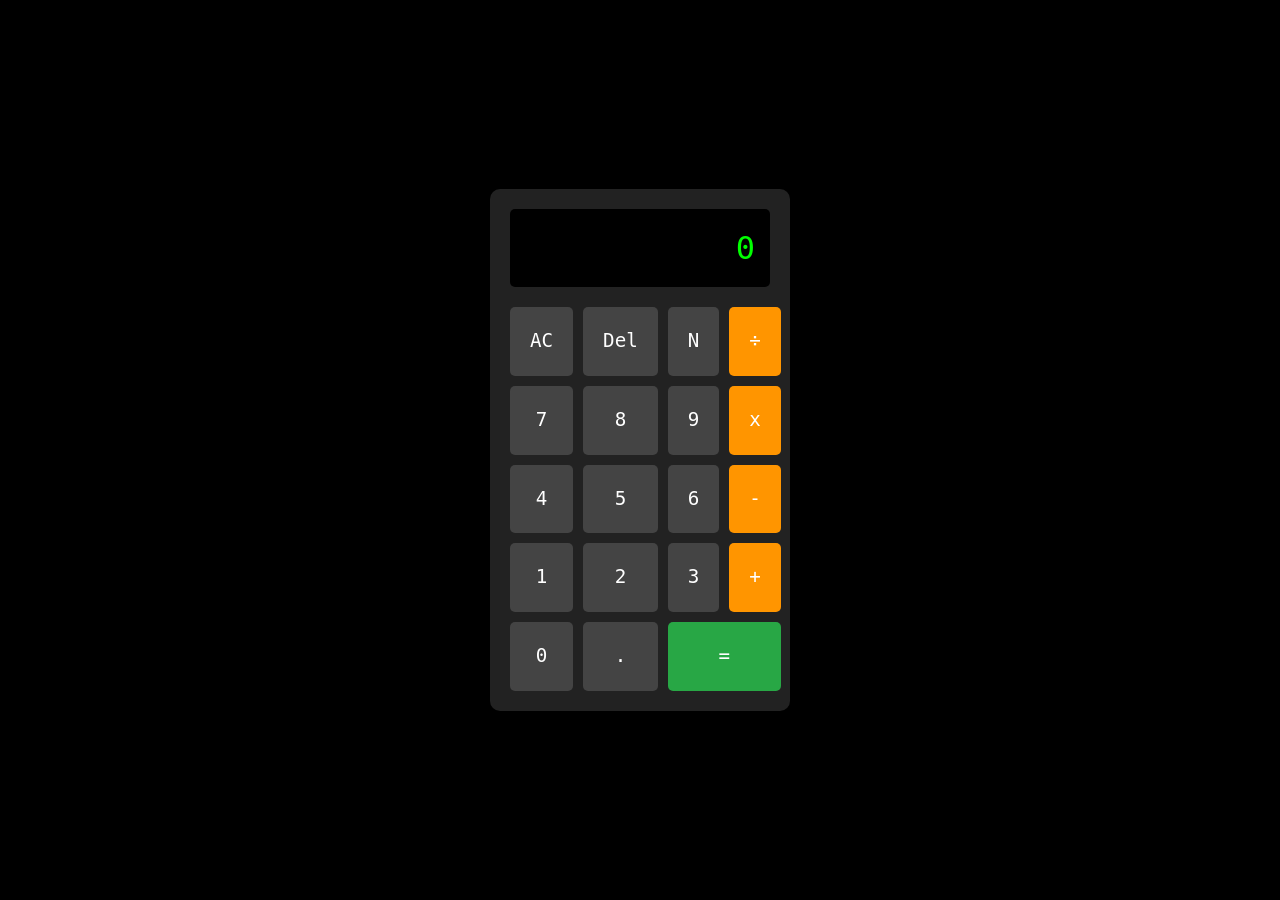
<file: Basic_Calculator_P3/index3.html>
<!DOCTYPE html>
<html>
    <head>
        <meta charset="UTF-8">
        <meta name="viewport" content="width=device-width, initial-scale=1.0">
        <title>Basic Calculator</title>
        <link href="https://cdn.jsdelivr.net/npm/bootstrap@5.3.8/dist/css/bootstrap.min.css" rel="stylesheet">
        <link rel="stylesheet" href="styles3.css">
        <link rel="icon" type="image/png" href="resources/clipboard.png">
    </head>
    <body>
        <div class="container-fluid d-flex justify-content-center min-vh-100 align-items-center">
            <div class="calculator">
                <div id="displayer" class="display">0</div>
                <div class="buttons">
                    <button type="button" id="btn-clear">AC</button>
                    <button type="button" id="btn-del">Del</button>
                    <button>N</button>
                    <button type="button" id="btn-div" class="operator">÷</button>
                    <button type="button" id="btn-7">7</button>
                    <button type="button" id="btn-8">8</button>
                    <button type="button" id="btn-9">9</button>
                    <button type="button" id="btn-mult" class="operator">x</button>
                    <button type="button" id="btn-4">4</button>
                    <button type="button" id="btn-5">5</button>
                    <button type="button" id="btn-6">6</button>
                    <button type="button" id="btn-min" class="operator">-</button>
                    <button type="button" id="btn-1">1</button>
                    <button type="button" id="btn-2">2</button>
                    <button type="button" id="btn-3">3</button>
                    <button type="button" id="btn-sum" class="operator">+</button>
                    <button type="button" id="btn-0">0</button>
                    <button type="button" id="btn-dec">.</button>
                    <button type="button" id="btn-equal" class="equal">=</button>
                </div>
            </div>
        </div>
        <script src="script3.js"></script>
    </body>
</html>
</file>
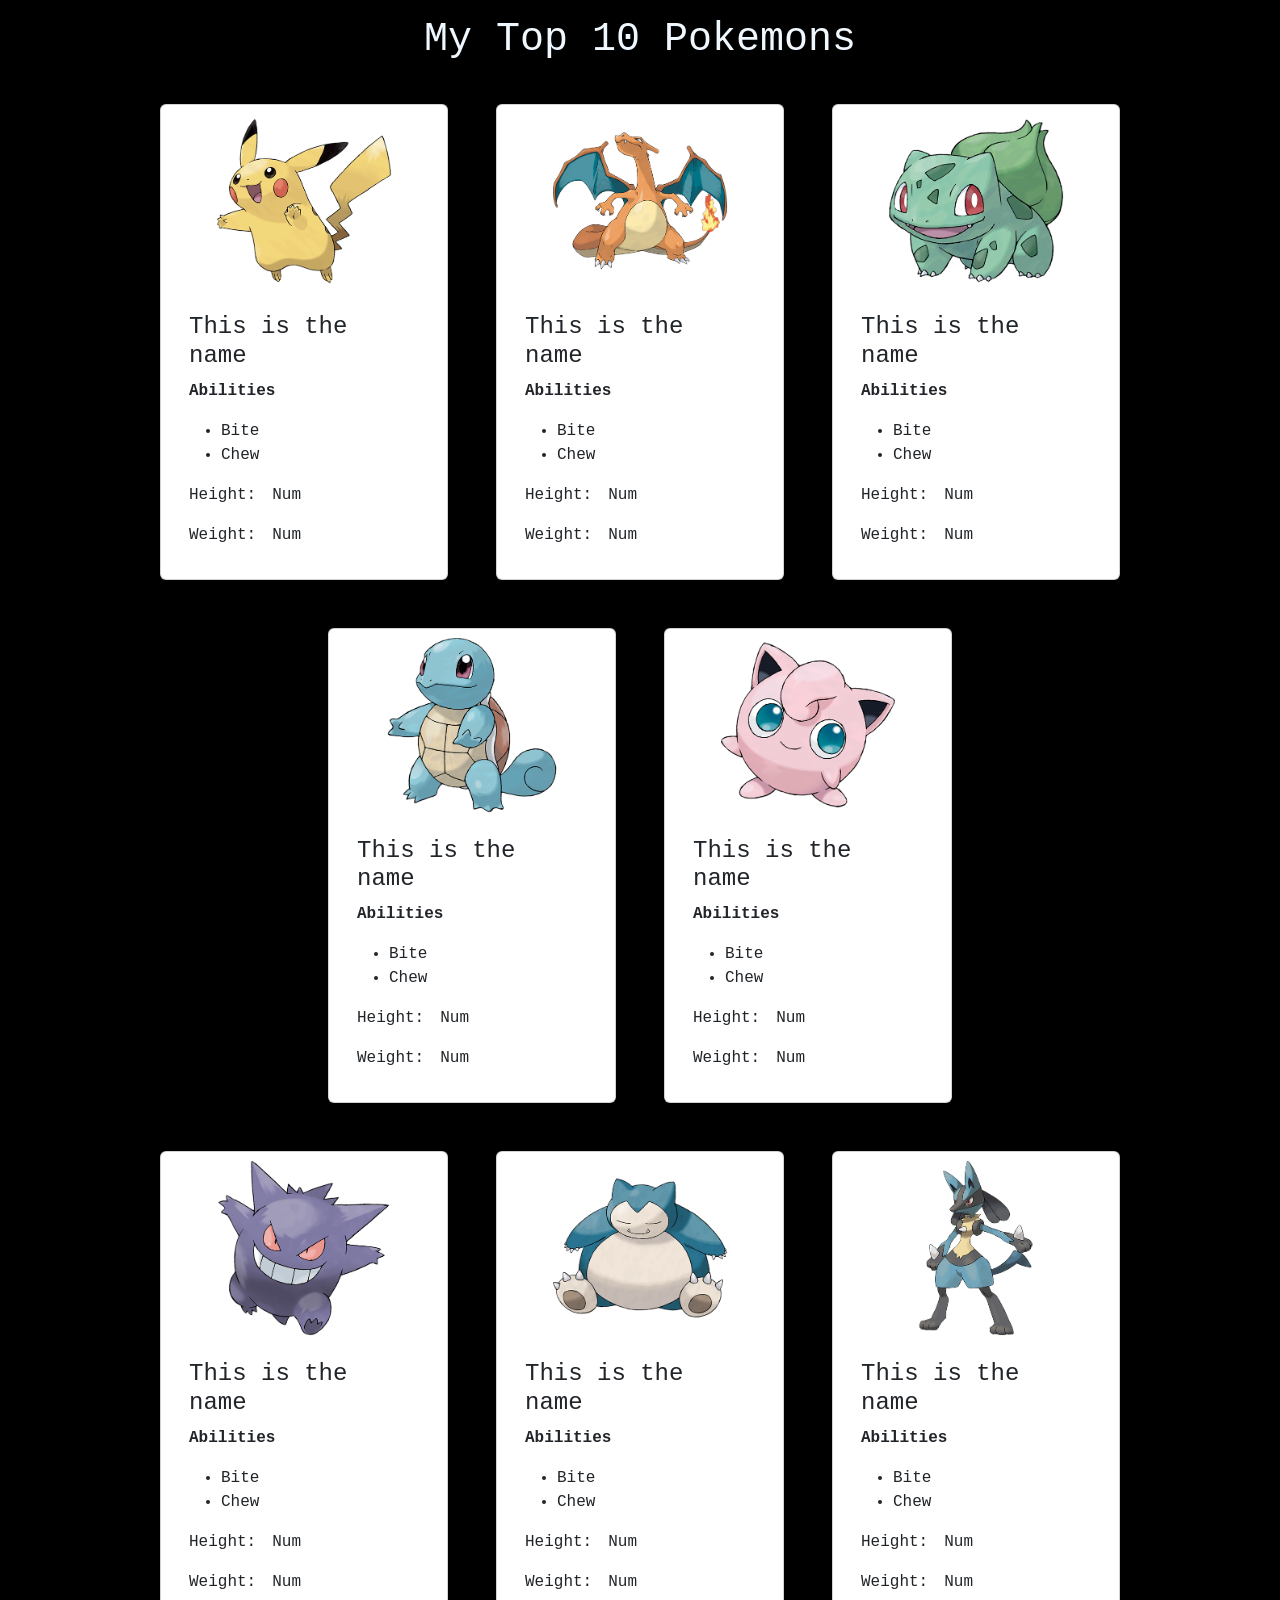
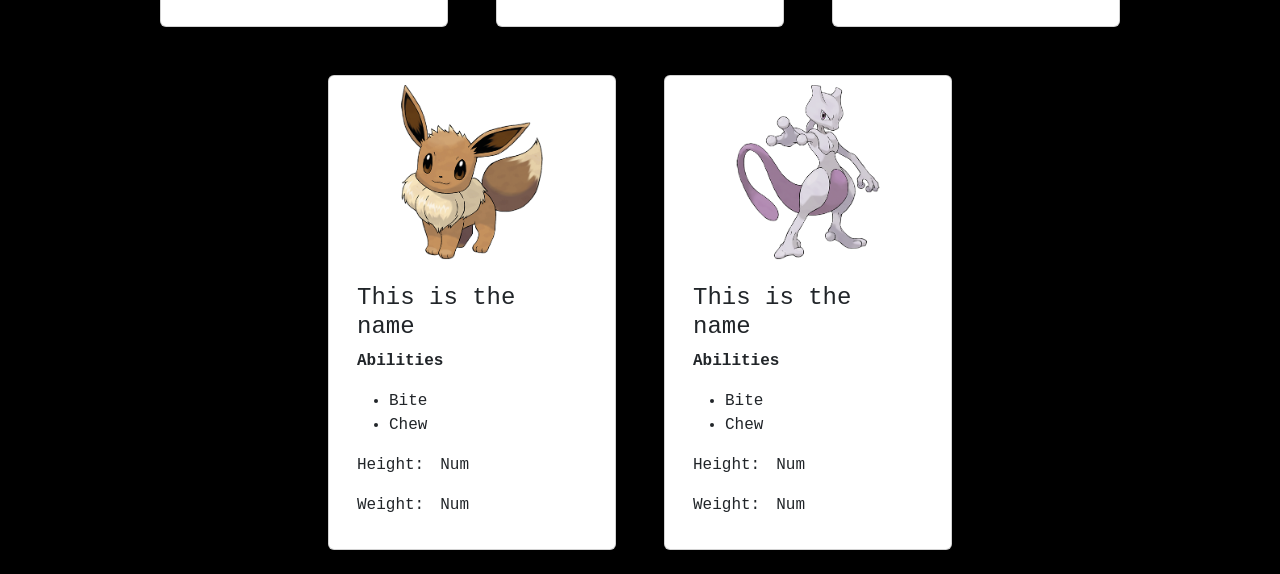
<file: Pokemon_Character_API_P4/index4.html>
<!DOCTYPE html>
<html>
    <head>
        <meta charset="UTF-8">
        <meta name="viewport" content="width=device-width, initial-scale=1.0">
        <title>Pokemon Characters</title>
        <link href="https://cdn.jsdelivr.net/npm/bootstrap@5.3.8/dist/css/bootstrap.min.css" rel="stylesheet">
        <link rel="stylesheet" href="styles4.css">
        <link rel="icon" type="image/png" href="resources/pokeball.png">
    </head>
    <body>
        <div class="container-fluid">
            <h1 class="text-center mt-3 mb-3">My Top 10 Pokemons</h1>
            <div class="row justify-content-center">
                <div class="card m-4" style="width: 18rem;">
                    <img class="card-img-top d-block mx-auto" src="/Pokemon_Character_API_P4/resources/pikachu.png" alt="Card image cap">
                    <div class="card-body">
                        <h4 id="pikachu-name">This is the name</h4>
                        <p><strong>Abilities</strong></p>
                        <ul>
                            <li id="pikachu-ability-1">Bite</li>
                            <li id="pikachu-ability-2">Chew</li>
                        </ul>
                        <div class="d-flex">
                            <p class="me-3">Height: </p>
                            <p id="pikachu-height">Num</p>
                        </div>
                        <div class="d-flex">
                            <p class="me-3">Weight: </p>
                            <p id="pikachu-weight">Num</p>
                        </div>
                    </div>
                </div>
                <div class="card m-4" style="width: 18rem;">
                    <img class="card-img-top d-block mx-auto" src="/Pokemon_Character_API_P4/resources/charizard.png" alt="Card image cap">
                    <div class="card-body">
                        <h4 id="charizard-name">This is the name</h4>
                        <p><strong>Abilities</strong></p>
                        <ul>
                            <li id="charizard-ability-1">Bite</li>
                            <li id="charizard-ability-2">Chew</li>
                        </ul>
                        <div class="d-flex">
                            <p class="me-3">Height: </p>
                            <p id="charizard-height">Num</p>
                        </div>
                        <div class="d-flex">
                            <p class="me-3">Weight: </p>
                            <p id="charizard-weight">Num</p>
                        </div>
                    </div>
                </div>
                <div class="card m-4" style="width: 18rem;">
                    <img class="card-img-top d-block mx-auto" src="/Pokemon_Character_API_P4/resources/bulbasaur.png" alt="Card image cap">
                    <div class="card-body">
                        <h4 id="bulbasaur-name">This is the name</h4>
                        <p><strong>Abilities</strong></p>
                        <ul>
                            <li id="bulbasaur-ability-1">Bite</li>
                            <li id="bulbasaur-ability-2">Chew</li>
                        </ul>
                        <div class="d-flex">
                            <p class="me-3">Height: </p>
                            <p id="bulbasaur-height">Num</p>
                        </div>
                        <div class="d-flex">
                            <p class="me-3">Weight: </p>
                            <p id="bulbasaur-weight">Num</p>
                        </div>
                    </div>
                </div>
                <div class="card m-4" style="width: 18rem;">
                    <img class="card-img-top d-block mx-auto" src="/Pokemon_Character_API_P4/resources/squirtle.png" alt="Card image cap">
                    <div class="card-body">
                        <h4 id="squirtle-name">This is the name</h4>
                        <p><strong>Abilities</strong></p>
                        <ul>
                            <li id="squirtle-ability-1">Bite</li>
                            <li id="squirtle-ability-2">Chew</li>
                        </ul>
                        <div class="d-flex">
                            <p class="me-3">Height: </p>
                            <p id="squirtle-height">Num</p>
                        </div>
                        <div class="d-flex">
                            <p class="me-3">Weight: </p>
                            <p id="squirtle-weight">Num</p>
                        </div>
                    </div>
                </div>
                <div class="card m-4" style="width: 18rem;">
                    <img class="card-img-top d-block mx-auto" src="/Pokemon_Character_API_P4/resources/jigglypuff.png" alt="Card image cap">
                    <div class="card-body">
                        <h4 id="jigglypuff-name">This is the name</h4>
                        <p><strong>Abilities</strong></p>
                        <ul>
                            <li id="jigglypuff-ability-1">Bite</li>
                            <li id="jigglypuff-ability-2">Chew</li>
                        </ul>
                        <div class="d-flex">
                            <p class="me-3">Height: </p>
                            <p id="jigglypuff-height">Num</p>
                        </div>
                        <div class="d-flex">
                            <p class="me-3">Weight: </p>
                            <p id="jigglypuff-weight">Num</p>
                        </div>
                    </div>
                </div>
            </div>
            <div class="row justify-content-center">    
                <div class="card m-4" style="width: 18rem;">
                    <img class="card-img-top d-block mx-auto" src="/Pokemon_Character_API_P4/resources/gengar.png" alt="Card image cap">
                    <div class="card-body">
                        <h4 id="gengar-name">This is the name</h4>
                        <p><strong>Abilities</strong></p>
                        <ul>
                            <li id="gengar-ability-1">Bite</li>
                            <li id="gengar-ability-2">Chew</li>
                        </ul>
                        <div class="d-flex">
                            <p class="me-3">Height: </p>
                            <p id="gengar-height">Num</p>
                        </div>
                        <div class="d-flex">
                            <p class="me-3">Weight: </p>
                            <p id="gengar-weight">Num</p>
                        </div>
                    </div>
                </div>
                <div class="card m-4" style="width: 18rem;">
                    <img class="card-img-top d-block mx-auto" src="/Pokemon_Character_API_P4/resources/snorlax.png" alt="Card image cap">
                    <div class="card-body">
                        <h4 id="snorlax-name">This is the name</h4>
                        <p><strong>Abilities</strong></p>
                        <ul>
                            <li id="snorlax-ability-1">Bite</li>
                            <li id="snorlax-ability-2">Chew</li>
                        </ul>
                        <div class="d-flex">
                            <p class="me-3">Height: </p>
                            <p id="snorlax-height">Num</p>
                        </div>
                        <div class="d-flex">
                            <p class="me-3">Weight: </p>
                            <p id="snorlax-weight">Num</p>
                        </div>
                    </div>
                </div>
                <div class="card m-4" style="width: 18rem;">
                    <img class="card-img-top d-block mx-auto" src="/Pokemon_Character_API_P4/resources/lucario.png" alt="Card image cap">
                    <div class="card-body">
                        <h4 id="lucario-name">This is the name</h4>
                        <p><strong>Abilities</strong></p>
                        <ul>
                            <li id="lucario-ability-1">Bite</li>
                            <li id="lucario-ability-2">Chew</li>
                        </ul>
                        <div class="d-flex">
                            <p class="me-3">Height: </p>
                            <p id="lucario-height">Num</p>
                        </div>
                        <div class="d-flex">
                            <p class="me-3">Weight: </p>
                            <p id="lucario-weight">Num</p>
                        </div>
                    </div>
                </div>
                <div class="card m-4" style="width: 18rem;">
                    <img class="card-img-top d-block mx-auto" src="/Pokemon_Character_API_P4/resources/eevee.png" alt="Card image cap">
                    <div class="card-body">
                        <h4 id="eevee-name">This is the name</h4>
                        <p><strong>Abilities</strong></p>
                        <ul>
                            <li id="eevee-ability-1">Bite</li>
                            <li id="eevee-ability-2">Chew</li>
                        </ul>
                        <div class="d-flex">
                            <p class="me-3">Height: </p>
                            <p id="eevee-height">Num</p>
                        </div>
                        <div class="d-flex">
                            <p class="me-3">Weight: </p>
                            <p id="eevee-weight">Num</p>
                        </div>
                    </div>
                </div>
                <div class="card m-4" style="width: 18rem;">
                    <img class="card-img-top d-block mx-auto" src="/Pokemon_Character_API_P4/resources/mewtwo.png" alt="Card image cap">
                    <div class="card-body">
                        <h4 id="mewtwo-name">This is the name</h4>
                        <p><strong>Abilities</strong></p>
                        <ul>
                            <li id="mewtwo-ability-1">Bite</li>
                            <li id="mewtwo-ability-2">Chew</li>
                        </ul>
                        <div class="d-flex">
                            <p class="me-3">Height: </p>
                            <p id="mewtwo-height">Num</p>
                        </div>
                        <div class="d-flex">
                            <p class="me-3">Weight: </p>
                            <p id="mewtwo-weight">Num</p>
                        </div>
                    </div>
                </div>
            </div>    
        </div>
        <script src="script4.js"></script>
    </body>
</html>
</file>
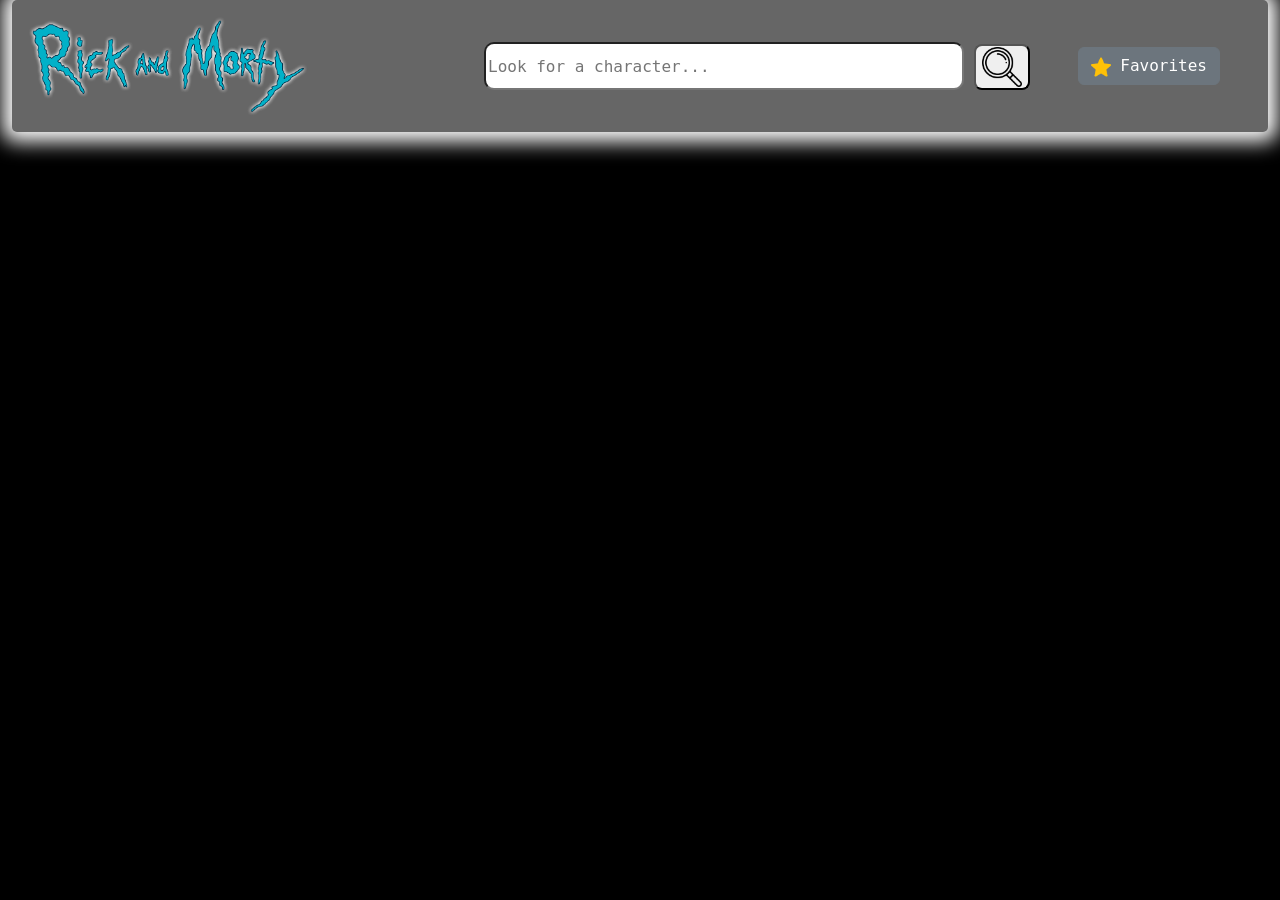
<file: RIck_And_Morty_API_P5/index5.html>
<!DOCTYPE html>
<html>
    <head>
        <meta charset="UTF-8">
        <meta name="viewport" content="width=device-width, initial-scale=1.0">
        <title>Rickpedia</title>
        <link href="https://cdn.jsdelivr.net/npm/bootstrap@5.3.8/dist/css/bootstrap.min.css" rel="stylesheet">
        <link rel="stylesheet" href="styles5.css">
        <link rel="icon" type="image/png" href="resources/rick.png">
    </head>
    <body>
        <div class="container-fluid">
            <nav class="nav-bar d-flex">
                <img src="/RIck_And_Morty_API_P5/resources/rickandmortybanner.png" alt="r&mbanner" id="banner" class="m-3">
                <div class="ms-auto mt-auto mb-auto">
                    <input type="text" id="search-bar" placeholder="Look for a character...">
                    <button type="button" id="search-btn">
                        <img src="resources/loupe.png" id="search-img">
                    </button>
                </div>
                <div class="dropdown ms-5 me-5 mt-auto mb-auto">
                    <button class="btn btn-secondary" type="button" onclick="renderFavoriteCards()">
                        <img src="/RIck_And_Morty_API_P5/resources/star.png" id="star">
                        Favorites
                    </button>
                </div>
            </nav>
            <p id="result-info" class="mt-3 mb-3"></p>
            <div class="row justify-content-center" id="cards-holder"></div>
            <div id="page-btns" class="d-flex justify-content-center"></div>
        </div>
        <script src="script5.js"></script>
    </body>
</html>
</file>
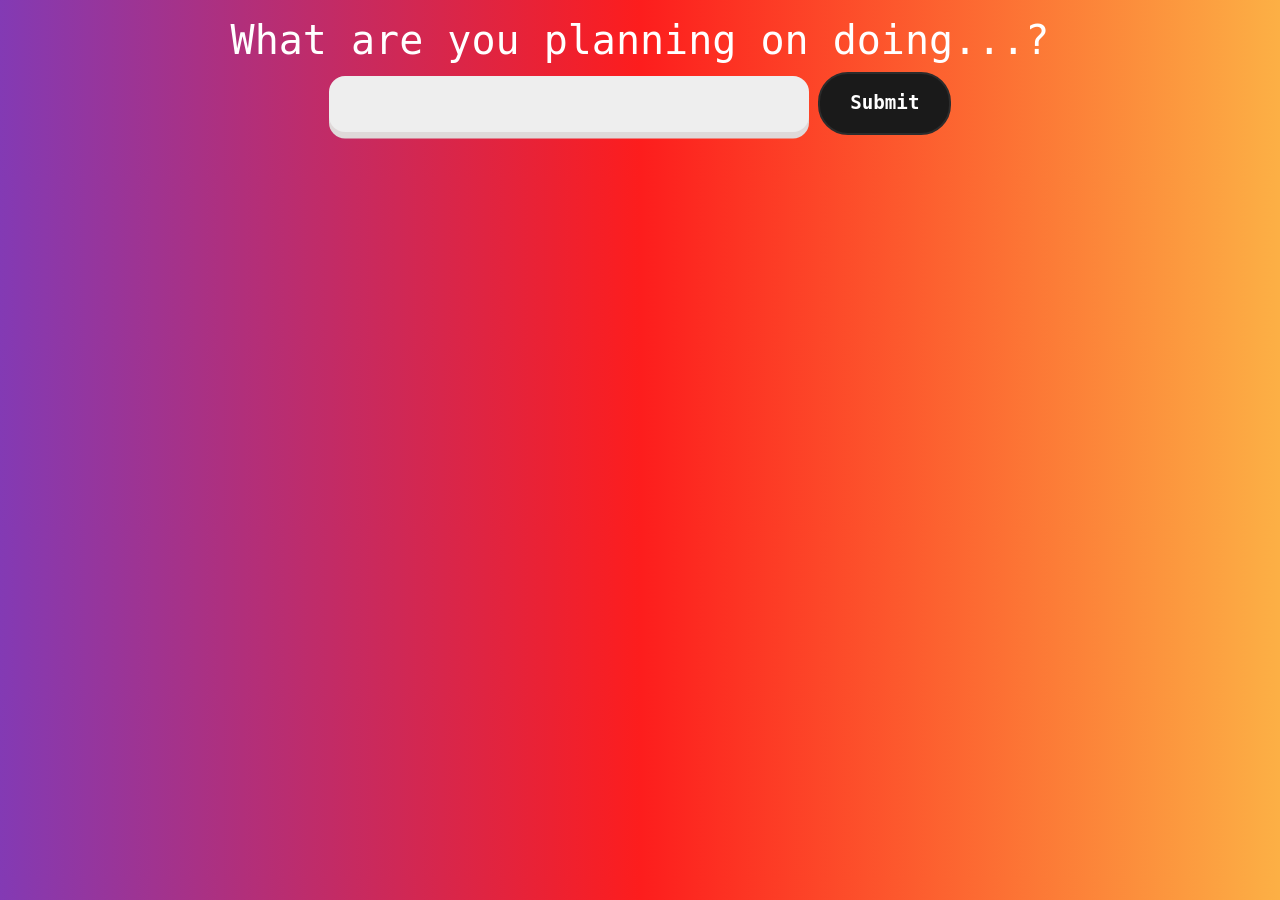
<file: To_Do_List_P2/index2.html>
<!DOCTYPE html>
<html>
    <head>
        <meta charset="UTF-8">
        <meta name="viewport" content="width=device-width, initial-scale=1.0">
        <title>To-Do List</title>
        <link href="https://cdn.jsdelivr.net/npm/bootstrap@5.3.8/dist/css/bootstrap.min.css" rel="stylesheet">
        <link rel="stylesheet" href="styles2.css">
        <link rel="icon" type="image/png" href="resources/clipboard.png">
    </head>
    <body>
        <div class="container-fluid">
            <div class="row text-center mt-3 d-flex-column">
                <h1>What are you planning on doing...?</h1>
                <form>
                    <input type="text" id="taskSubmitter" class="input">
                    <button type="button" id="theButton1" class="btns">Submit</button>
                </form>
                <div class="text-start mt-4">
                    <ul id="listShower">
                    </ul>
                </div>
            </div>
        </div>
        <script src="script2.js"></script>
    </body>
</html>
</file>
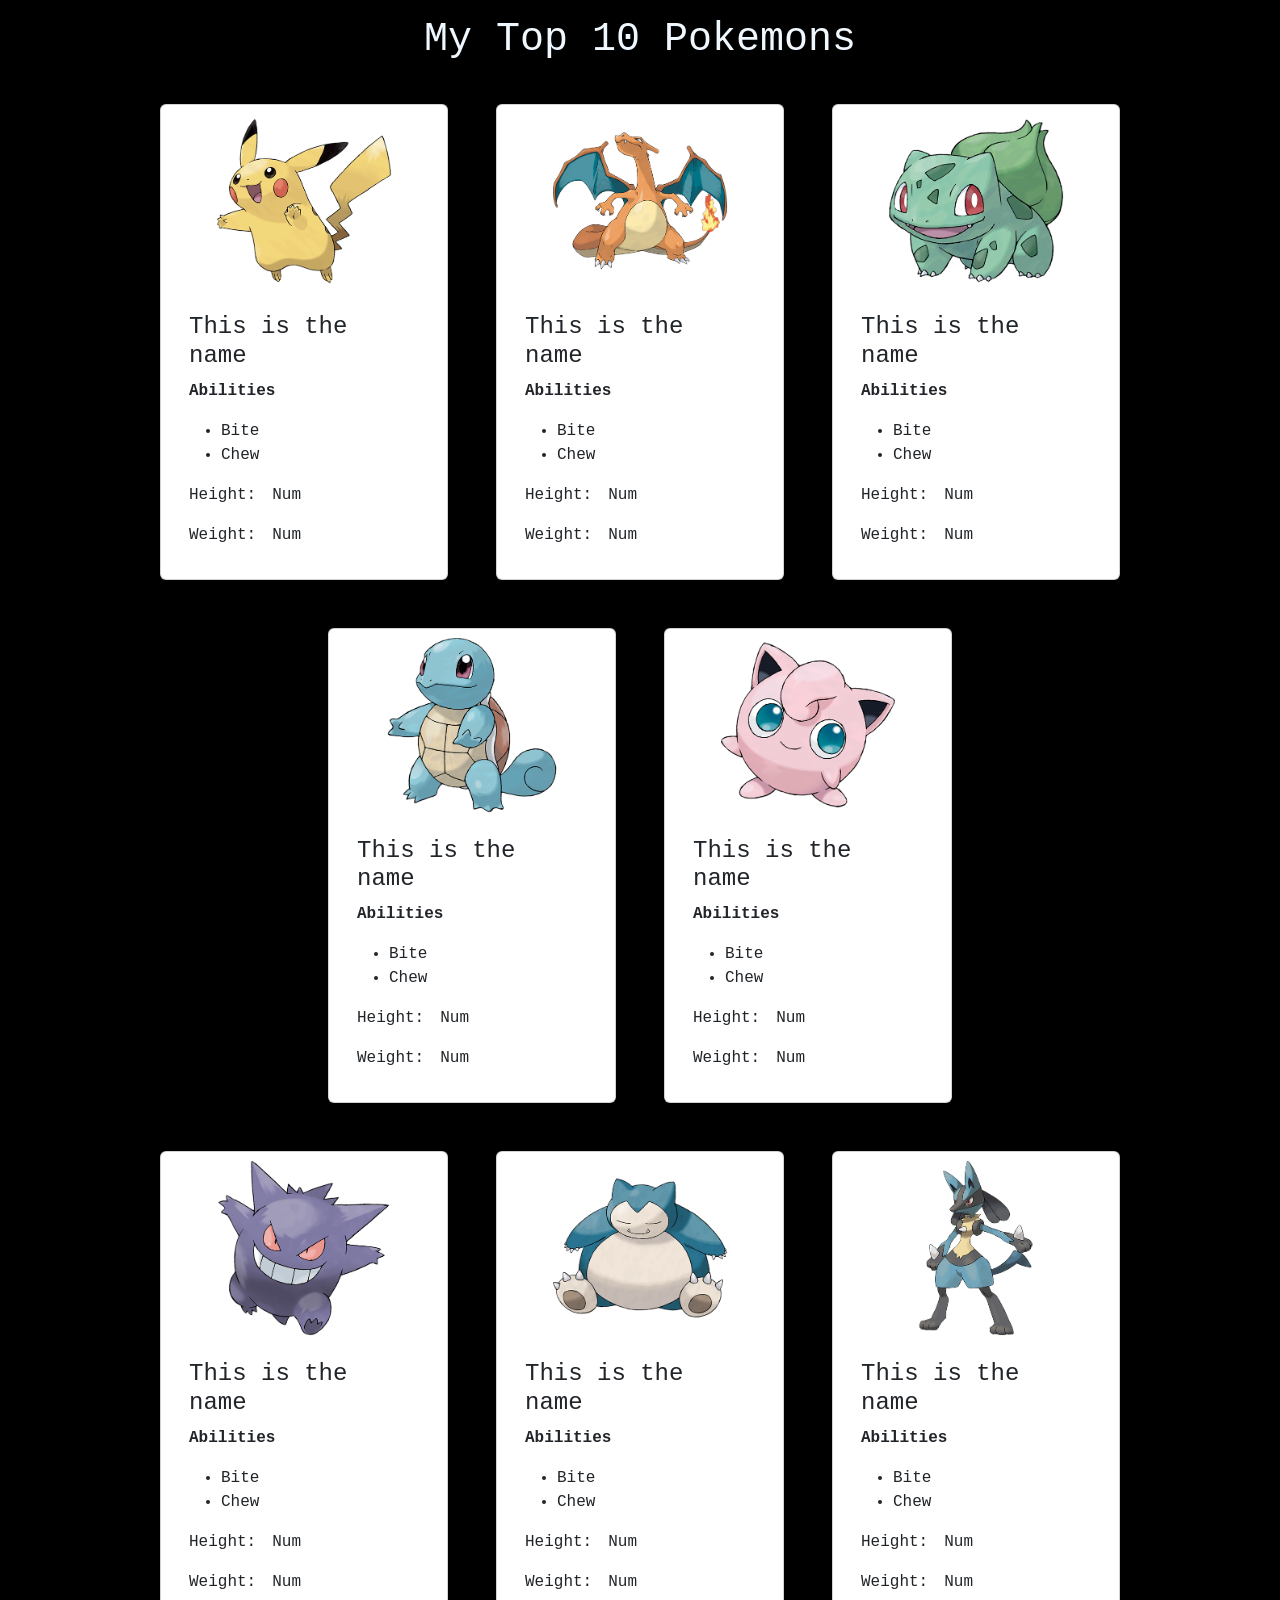
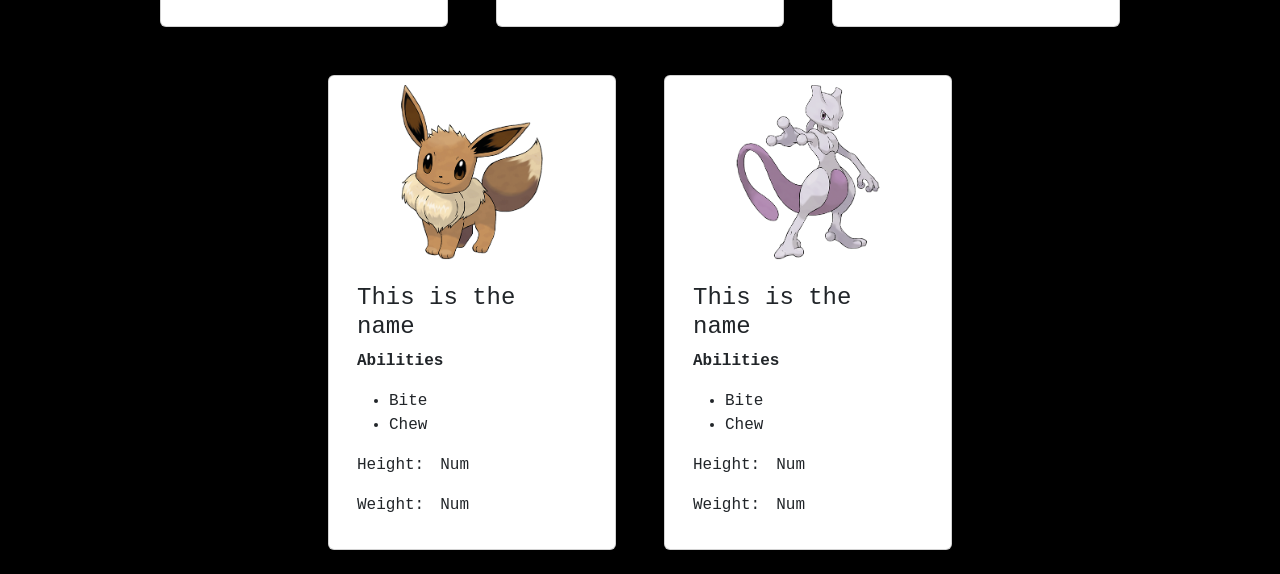
<file: Personal_Portafolio_P1/projects/Pokemon_Character_API_P4/index4.html>
<!DOCTYPE html>
<html>
    <head>
        <meta charset="UTF-8">
        <meta name="viewport" content="width=device-width, initial-scale=1.0">
        <title>Pokemon Characters</title>
        <link href="https://cdn.jsdelivr.net/npm/bootstrap@5.3.8/dist/css/bootstrap.min.css" rel="stylesheet">
        <link rel="stylesheet" href="styles4.css">
        <link rel="icon" type="image/png" href="resources/pokeball.png">
    </head>
    <body>
        <div class="container-fluid">
            <h1 class="text-center mt-3 mb-3">My Top 10 Pokemons</h1>
            <div class="row justify-content-center">
                <div class="card m-4" style="width: 18rem;">
                    <img class="card-img-top d-block mx-auto" src="resources/pikachu.png" alt="Card image cap">
                    <div class="card-body">
                        <h4 id="pikachu-name">This is the name</h4>
                        <p><strong>Abilities</strong></p>
                        <ul>
                            <li id="pikachu-ability-1">Bite</li>
                            <li id="pikachu-ability-2">Chew</li>
                        </ul>
                        <div class="d-flex">
                            <p class="me-3">Height: </p>
                            <p id="pikachu-height">Num</p>
                        </div>
                        <div class="d-flex">
                            <p class="me-3">Weight: </p>
                            <p id="pikachu-weight">Num</p>
                        </div>
                    </div>
                </div>
                <div class="card m-4" style="width: 18rem;">
                    <img class="card-img-top d-block mx-auto" src="resources/charizard.png" alt="Card image cap">
                    <div class="card-body">
                        <h4 id="charizard-name">This is the name</h4>
                        <p><strong>Abilities</strong></p>
                        <ul>
                            <li id="charizard-ability-1">Bite</li>
                            <li id="charizard-ability-2">Chew</li>
                        </ul>
                        <div class="d-flex">
                            <p class="me-3">Height: </p>
                            <p id="charizard-height">Num</p>
                        </div>
                        <div class="d-flex">
                            <p class="me-3">Weight: </p>
                            <p id="charizard-weight">Num</p>
                        </div>
                    </div>
                </div>
                <div class="card m-4" style="width: 18rem;">
                    <img class="card-img-top d-block mx-auto" src="resources/bulbasaur.png" alt="Card image cap">
                    <div class="card-body">
                        <h4 id="bulbasaur-name">This is the name</h4>
                        <p><strong>Abilities</strong></p>
                        <ul>
                            <li id="bulbasaur-ability-1">Bite</li>
                            <li id="bulbasaur-ability-2">Chew</li>
                        </ul>
                        <div class="d-flex">
                            <p class="me-3">Height: </p>
                            <p id="bulbasaur-height">Num</p>
                        </div>
                        <div class="d-flex">
                            <p class="me-3">Weight: </p>
                            <p id="bulbasaur-weight">Num</p>
                        </div>
                    </div>
                </div>
                <div class="card m-4" style="width: 18rem;">
                    <img class="card-img-top d-block mx-auto" src="resources/squirtle.png" alt="Card image cap">
                    <div class="card-body">
                        <h4 id="squirtle-name">This is the name</h4>
                        <p><strong>Abilities</strong></p>
                        <ul>
                            <li id="squirtle-ability-1">Bite</li>
                            <li id="squirtle-ability-2">Chew</li>
                        </ul>
                        <div class="d-flex">
                            <p class="me-3">Height: </p>
                            <p id="squirtle-height">Num</p>
                        </div>
                        <div class="d-flex">
                            <p class="me-3">Weight: </p>
                            <p id="squirtle-weight">Num</p>
                        </div>
                    </div>
                </div>
                <div class="card m-4" style="width: 18rem;">
                    <img class="card-img-top d-block mx-auto" src="resources/jigglypuff.png" alt="Card image cap">
                    <div class="card-body">
                        <h4 id="jigglypuff-name">This is the name</h4>
                        <p><strong>Abilities</strong></p>
                        <ul>
                            <li id="jigglypuff-ability-1">Bite</li>
                            <li id="jigglypuff-ability-2">Chew</li>
                        </ul>
                        <div class="d-flex">
                            <p class="me-3">Height: </p>
                            <p id="jigglypuff-height">Num</p>
                        </div>
                        <div class="d-flex">
                            <p class="me-3">Weight: </p>
                            <p id="jigglypuff-weight">Num</p>
                        </div>
                    </div>
                </div>
            </div>
            <div class="row justify-content-center">    
                <div class="card m-4" style="width: 18rem;">
                    <img class="card-img-top d-block mx-auto" src="resources/gengar.png" alt="Card image cap">
                    <div class="card-body">
                        <h4 id="gengar-name">This is the name</h4>
                        <p><strong>Abilities</strong></p>
                        <ul>
                            <li id="gengar-ability-1">Bite</li>
                            <li id="gengar-ability-2">Chew</li>
                        </ul>
                        <div class="d-flex">
                            <p class="me-3">Height: </p>
                            <p id="gengar-height">Num</p>
                        </div>
                        <div class="d-flex">
                            <p class="me-3">Weight: </p>
                            <p id="gengar-weight">Num</p>
                        </div>
                    </div>
                </div>
                <div class="card m-4" style="width: 18rem;">
                    <img class="card-img-top d-block mx-auto" src="resources/snorlax.png" alt="Card image cap">
                    <div class="card-body">
                        <h4 id="snorlax-name">This is the name</h4>
                        <p><strong>Abilities</strong></p>
                        <ul>
                            <li id="snorlax-ability-1">Bite</li>
                            <li id="snorlax-ability-2">Chew</li>
                        </ul>
                        <div class="d-flex">
                            <p class="me-3">Height: </p>
                            <p id="snorlax-height">Num</p>
                        </div>
                        <div class="d-flex">
                            <p class="me-3">Weight: </p>
                            <p id="snorlax-weight">Num</p>
                        </div>
                    </div>
                </div>
                <div class="card m-4" style="width: 18rem;">
                    <img class="card-img-top d-block mx-auto" src="resources/lucario.png" alt="Card image cap">
                    <div class="card-body">
                        <h4 id="lucario-name">This is the name</h4>
                        <p><strong>Abilities</strong></p>
                        <ul>
                            <li id="lucario-ability-1">Bite</li>
                            <li id="lucario-ability-2">Chew</li>
                        </ul>
                        <div class="d-flex">
                            <p class="me-3">Height: </p>
                            <p id="lucario-height">Num</p>
                        </div>
                        <div class="d-flex">
                            <p class="me-3">Weight: </p>
                            <p id="lucario-weight">Num</p>
                        </div>
                    </div>
                </div>
                <div class="card m-4" style="width: 18rem;">
                    <img class="card-img-top d-block mx-auto" src="resources/eevee.png" alt="Card image cap">
                    <div class="card-body">
                        <h4 id="eevee-name">This is the name</h4>
                        <p><strong>Abilities</strong></p>
                        <ul>
                            <li id="eevee-ability-1">Bite</li>
                            <li id="eevee-ability-2">Chew</li>
                        </ul>
                        <div class="d-flex">
                            <p class="me-3">Height: </p>
                            <p id="eevee-height">Num</p>
                        </div>
                        <div class="d-flex">
                            <p class="me-3">Weight: </p>
                            <p id="eevee-weight">Num</p>
                        </div>
                    </div>
                </div>
                <div class="card m-4" style="width: 18rem;">
                    <img class="card-img-top d-block mx-auto" src="resources/mewtwo.png" alt="Card image cap">
                    <div class="card-body">
                        <h4 id="mewtwo-name">This is the name</h4>
                        <p><strong>Abilities</strong></p>
                        <ul>
                            <li id="mewtwo-ability-1">Bite</li>
                            <li id="mewtwo-ability-2">Chew</li>
                        </ul>
                        <div class="d-flex">
                            <p class="me-3">Height: </p>
                            <p id="mewtwo-height">Num</p>
                        </div>
                        <div class="d-flex">
                            <p class="me-3">Weight: </p>
                            <p id="mewtwo-weight">Num</p>
                        </div>
                    </div>
                </div>
            </div>    
        </div>
        <script src="script4.js"></script>
    </body>
</html>
</file>
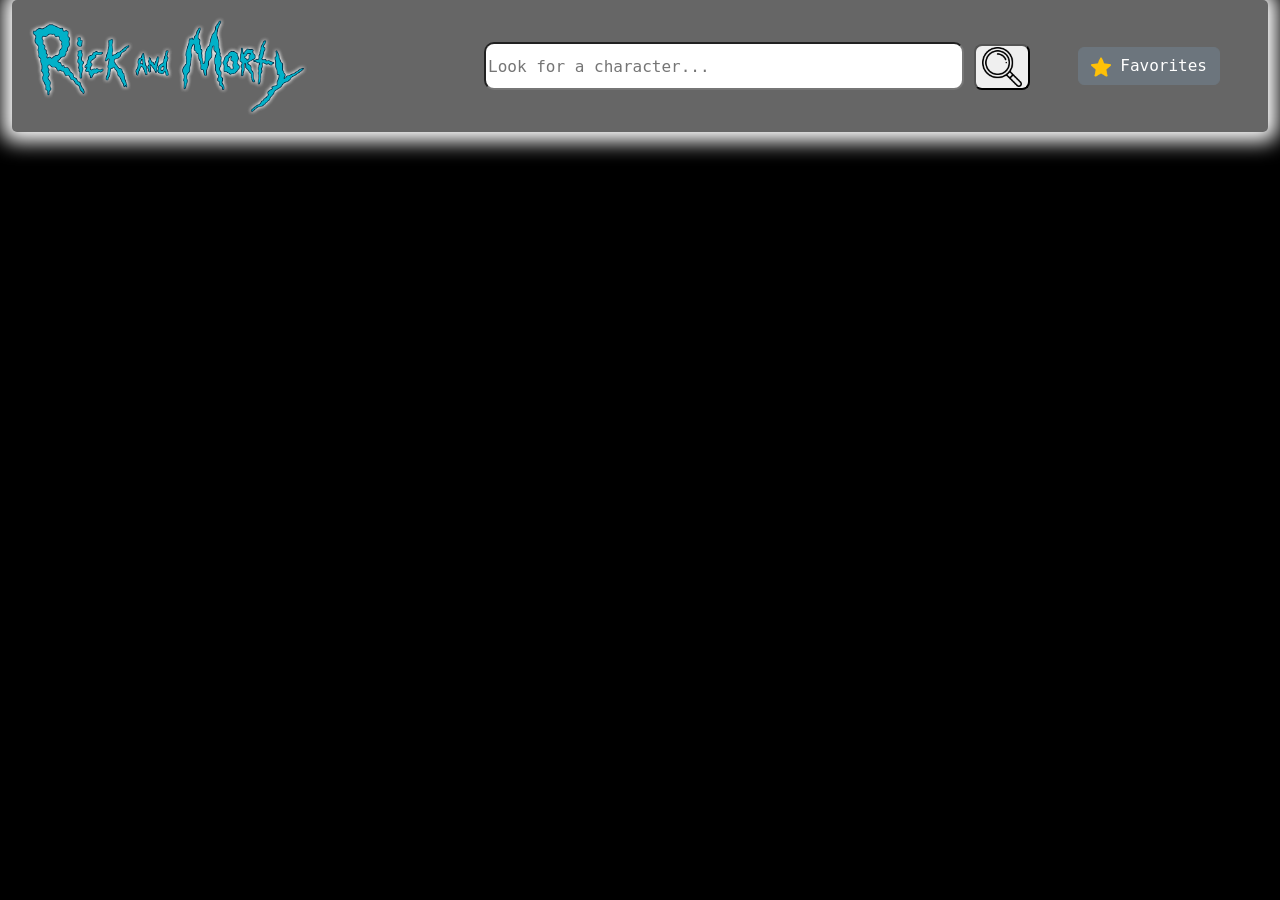
<file: Personal_Portafolio_P1/projects/RIck_And_Morty_API_P5/index5.html>
<!DOCTYPE html>
<html>
    <head>
        <meta charset="UTF-8">
        <meta name="viewport" content="width=device-width, initial-scale=1.0">
        <title>Rickpedia</title>
        <link href="https://cdn.jsdelivr.net/npm/bootstrap@5.3.8/dist/css/bootstrap.min.css" rel="stylesheet">
        <link rel="stylesheet" href="styles5.css">
        <link rel="icon" type="image/png" href="resources/rick.png">
    </head>
    <body>
        <div class="container-fluid">
            <nav class="nav-bar d-flex">
                <img src="resources/rickandmortybanner.png" alt="r&mbanner" id="banner" class="m-3">
                <div class="ms-auto mt-auto mb-auto">
                    <input type="text" id="search-bar" placeholder="Look for a character...">
                    <button type="button" id="search-btn">
                        <img src="resources/loupe.png" id="search-img">
                    </button>
                </div>
                <div class="dropdown ms-5 me-5 mt-auto mb-auto">
                    <button class="btn btn-secondary" type="button" onclick="renderFavoriteCards()">
                        <img src="/RIck_And_Morty_API_P5/resources/star.png" id="star">
                        Favorites
                    </button>
                </div>
            </nav>
            <p id="result-info" class="mt-3 mb-3"></p>
            <div class="row justify-content-center" id="cards-holder"></div>
            <div id="page-btns" class="d-flex justify-content-center"></div>
        </div>
        <script src="script5.js"></script>
    </body>
</html>
</file>
<file: Basic_Calculator_P3/styles3.css>
body {
    background-color: black;
    color: white;
    font-family: monospace;
}

.calculator {
      background: #222;
      padding: 20px;
      border-radius: 10px;
      box-shadow: 0 5px 15px rgba(0,0,0,0.3);
      width: 300px;
    }

    .display {
      background: #000;
      color: #0f0;
      font-size: 2em;
      text-align: right;
      padding: 15px;
      border-radius: 5px;
      margin-bottom: 20px;
    }

    .buttons {
      display: grid;
      grid-template-columns: repeat(4, 1fr);
      gap: 10px;
    }

    .buttons button {
      padding: 20px;
      font-size: 1.2em;
      border: none;
      border-radius: 5px;
      background: #444;
      color: #fff;
      cursor: pointer;
      transition: background 0.2s;
    }

    .buttons button:hover {
      background: #666;
    }

    .buttons .operator {
      background: #ff9500;
    }

    .buttons .operator:hover {
      background: #ffa733;
    }

    .buttons .equal {
      grid-column: span 2;
      background: #28a745;
    }

    .buttons .equal:hover {
      background: #34d058;
    }
</file>
<file: Pokemon_Character_API_P4/styles4.css>
body {
    background-color: black;
    color: aliceblue;
    font-family: monospace;
}

.card-img-top {
    height: 12rem;
    width: 12rem;
}
</file>
<file: RIck_And_Morty_API_P5/styles5.css>
body {
    background-color: black;
    color: white;
    font-family: monospace;
}

#banner {
    height: 100px;
    width: 280px;
}

#search-bar {
    height: 3rem;
    width: 30rem;
    border-radius: 10px;
}

#search-img {
    height: 40px;
    width: 40px;
}

#search-btn {
    border-radius: 8px;
}

#star {
    height: 20px;
    width: 20px;
}

.nav-bar {
    background-color: rgb(102, 102, 102);
    border-radius: 5px;
    box-shadow: 0px 0px 20px 10px white;
}

.card-img-top {
    height: 15rem;
    width: 100%;
}
</file>
<file: To_Do_List_P2/styles2.css>
body {
   background: #833AB4;
    background: linear-gradient(90deg,rgba(131, 58, 180, 1) 0%, rgba(253, 29, 29, 1) 50%, rgba(252, 176, 69, 1) 100%);
    color:white;
    font-family: monospace;
}

.visualReference {
    border-style: solid;
    border-radius: 2px;
    border-color: aqua;
}

.input {
  background-color: #eee;
  border: none;
  padding: 1rem;
  font-size: 1rem;
  width: 30rem;
  border-radius: 1rem;
  box-shadow: 0 0.4rem #dfd9d9;
  cursor: pointer;
}

#theButton1 {
  padding: 15px 30px;
  border: 2px solid #2c2c2c;
  background-color: #1a1a1a;
  color: #ffffff;
  font-size: 1.2rem;
  cursor: pointer;
  border-radius: 30px;
  transition: all 0.4s ease;
  outline: none;
  position: relative;
  overflow: hidden;
  font-weight: bold;
}

#theButton2 {
  background-color: red;
  color: #ffffff;
  font-size: 1.2rem;
  cursor: pointer;
  border-radius: 30px;
  transition: all 0.4s ease;
  outline: none;
  position: relative;
  overflow: hidden;
  font-weight: bold;
}
</file>
<file: Personal_Portafolio_P1/projects/Pokemon_Character_API_P4/styles4.css>
body {
    background-color: black;
    color: aliceblue;
    font-family: monospace;
}

.card-img-top {
    height: 12rem;
    width: 12rem;
}
</file>
<file: Personal_Portafolio_P1/projects/RIck_And_Morty_API_P5/styles5.css>
body {
    background-color: black;
    color: white;
    font-family: monospace;
}

#banner {
    height: 100px;
    width: 280px;
}

#search-bar {
    height: 3rem;
    width: 30rem;
    border-radius: 10px;
}

#search-img {
    height: 40px;
    width: 40px;
}

#search-btn {
    border-radius: 8px;
}

#star {
    height: 20px;
    width: 20px;
}

.nav-bar {
    background-color: rgb(102, 102, 102);
    border-radius: 5px;
    box-shadow: 0px 0px 20px 10px white;
}

.card-img-top {
    height: 15rem;
    width: 100%;
}
</file>
